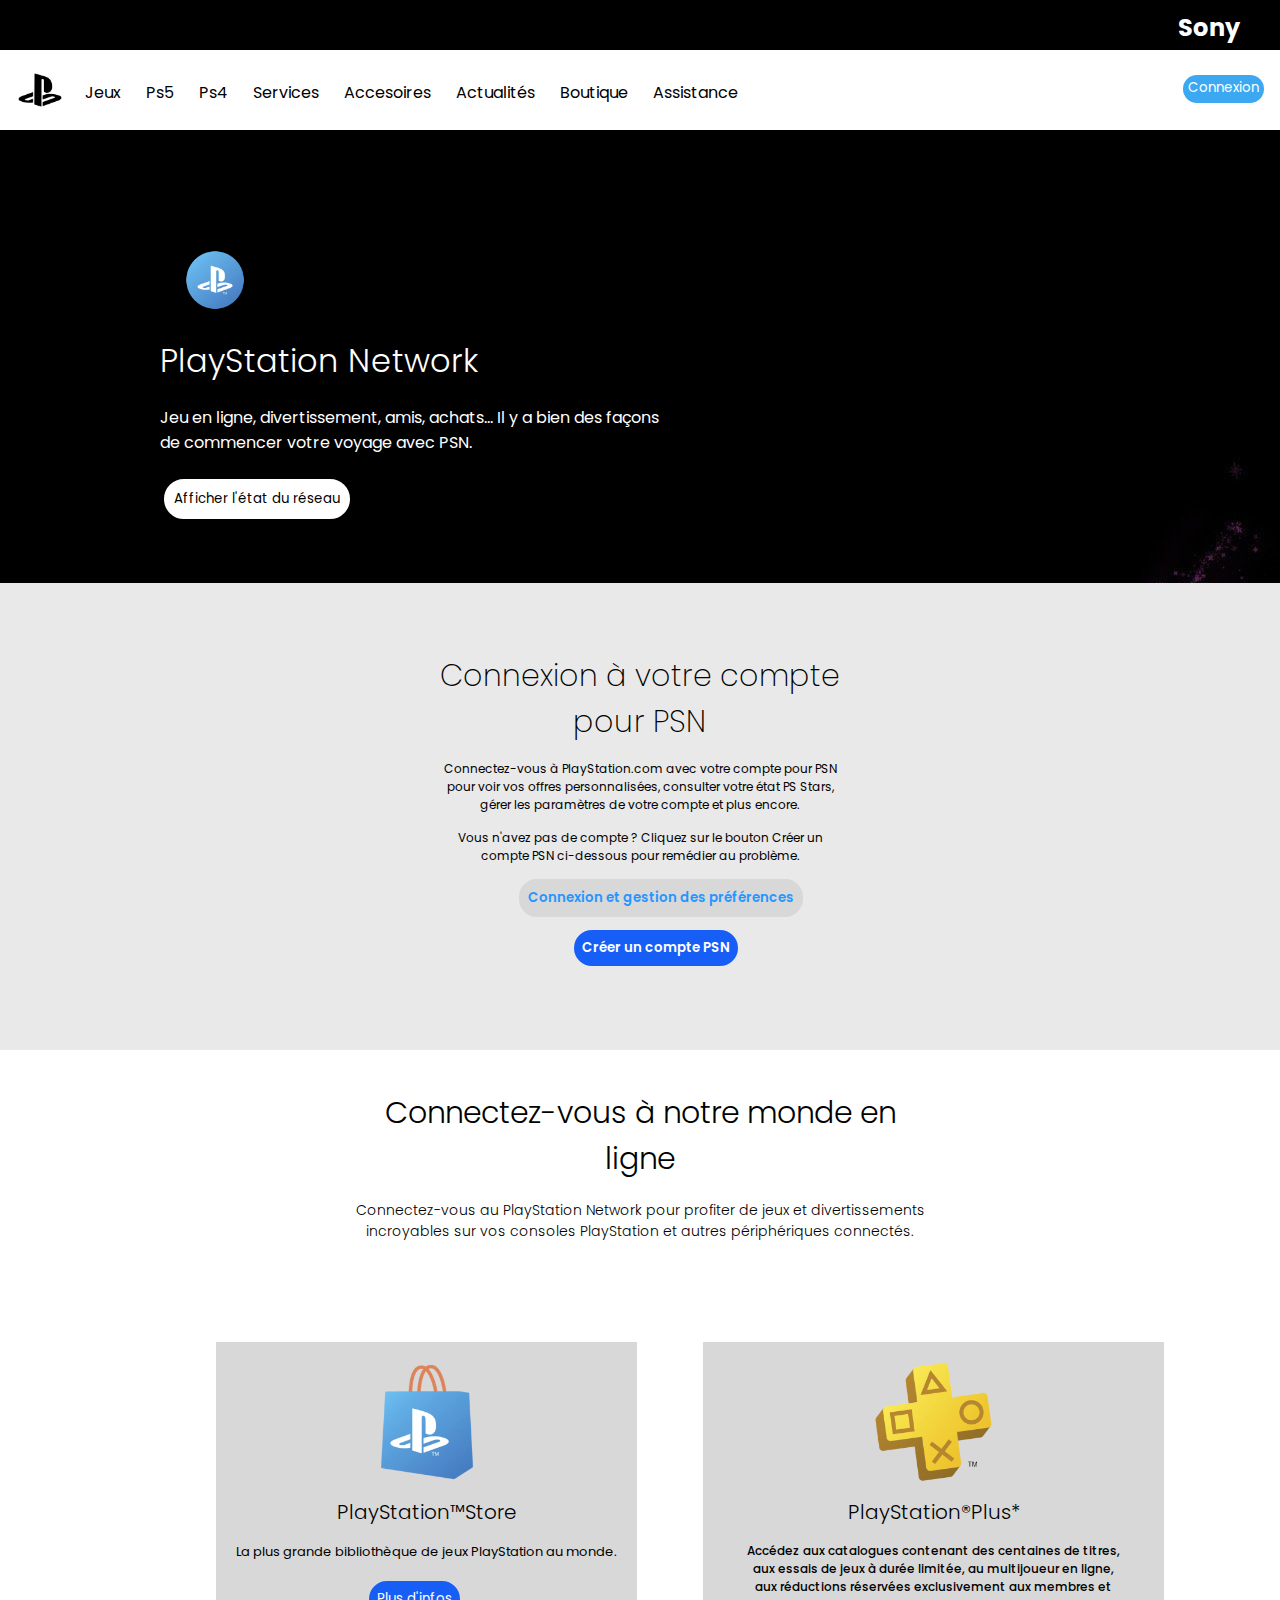
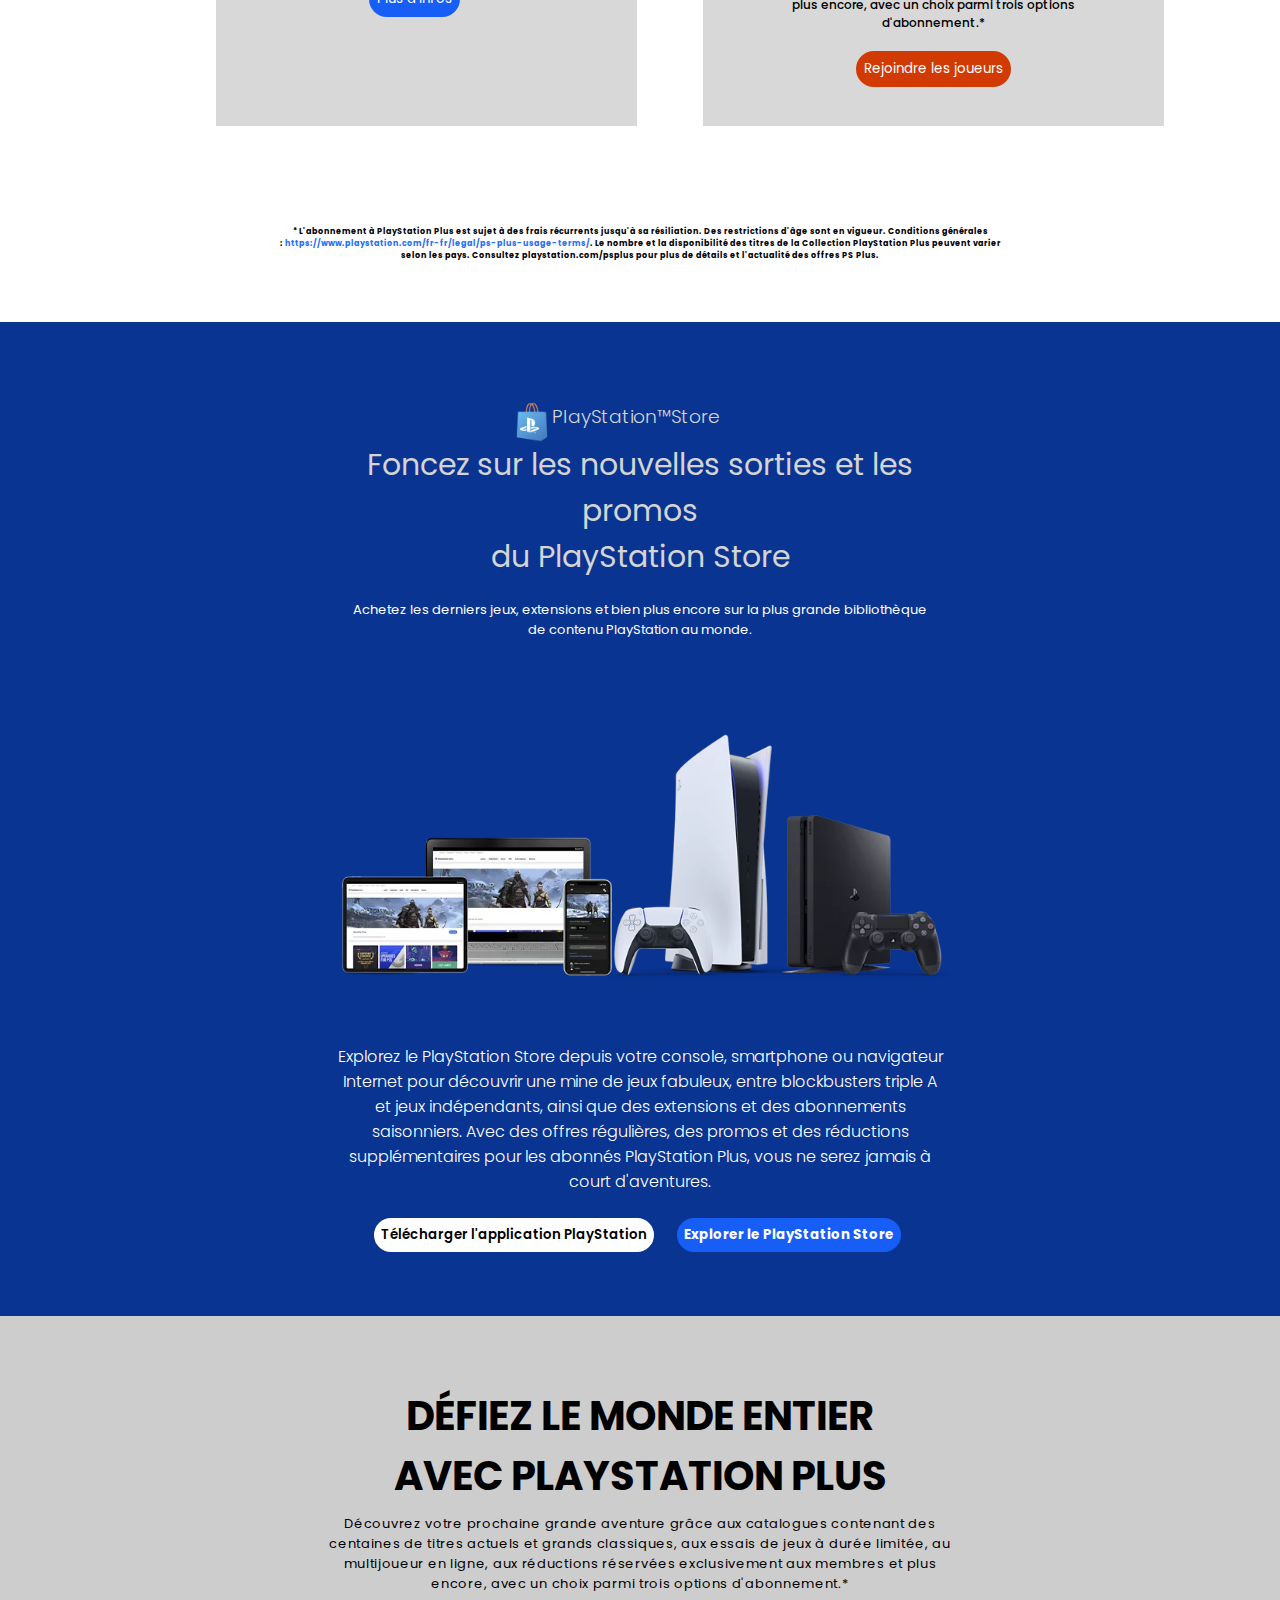
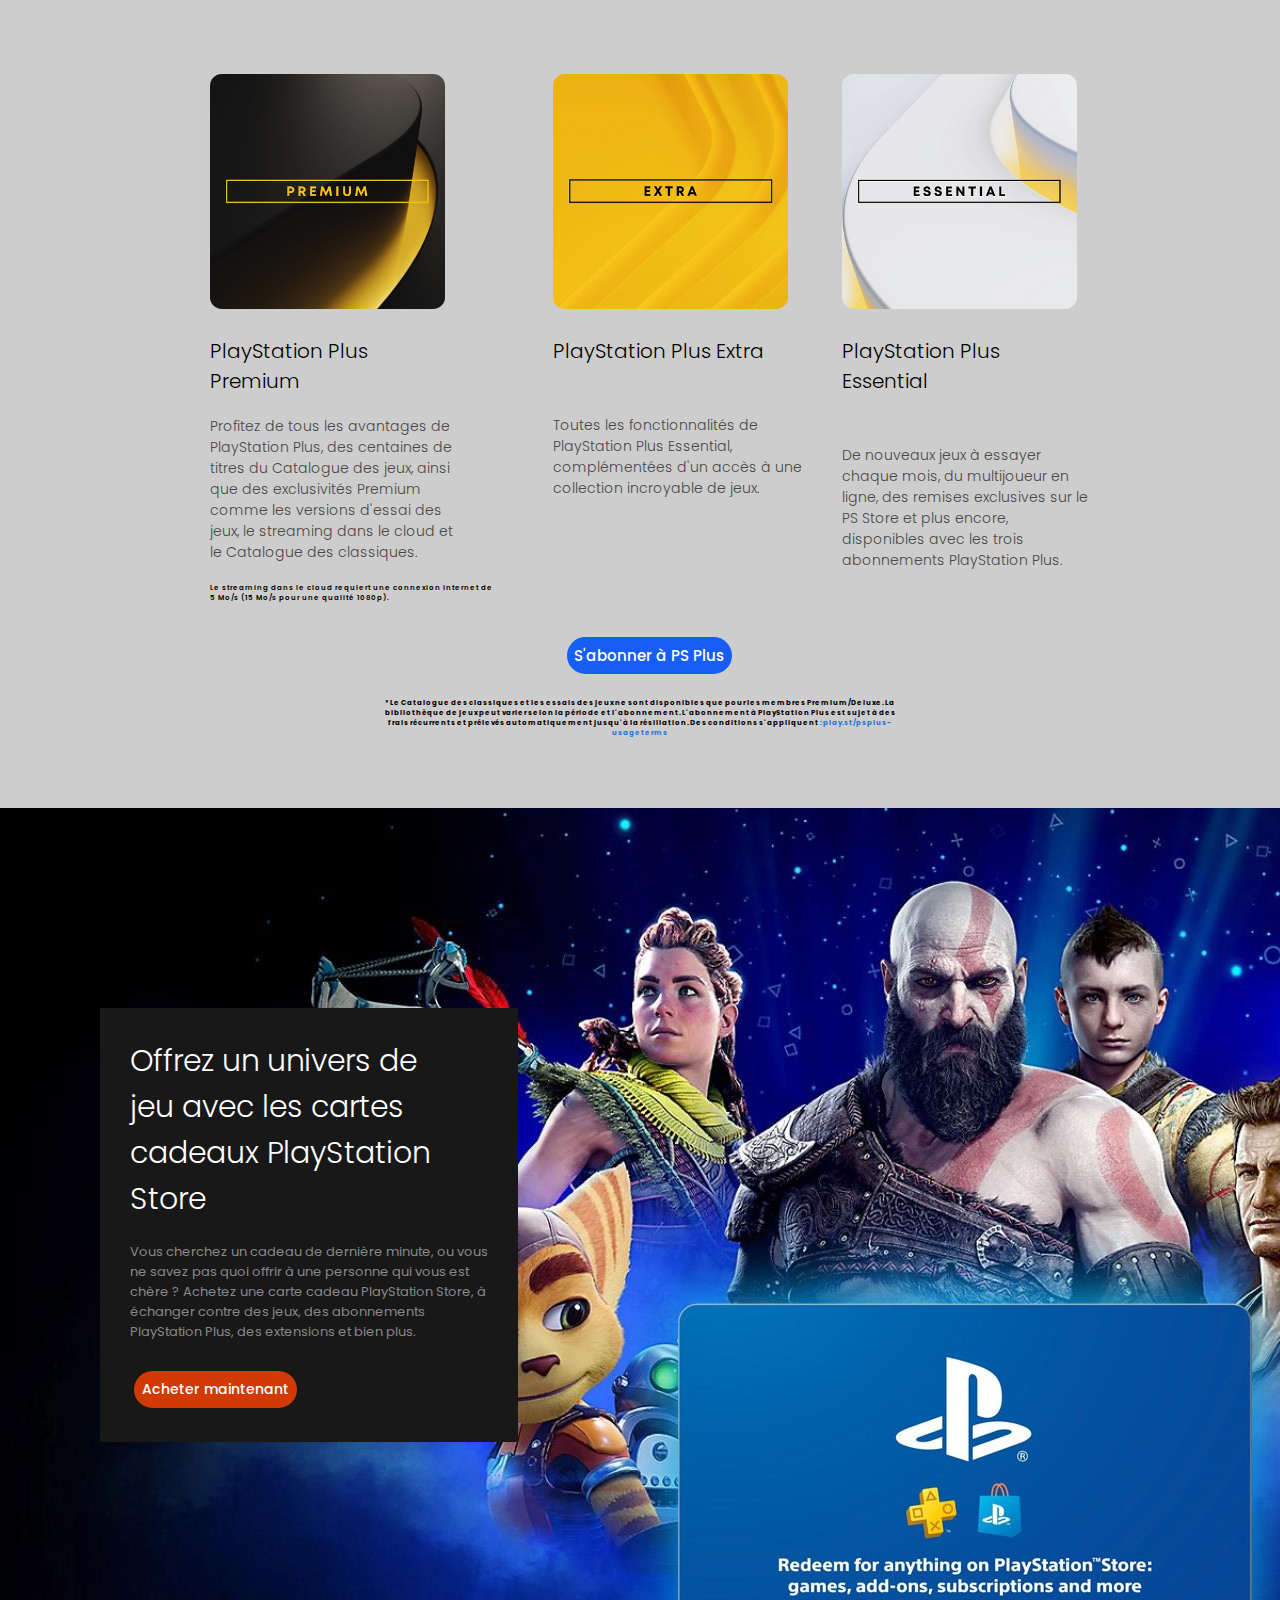
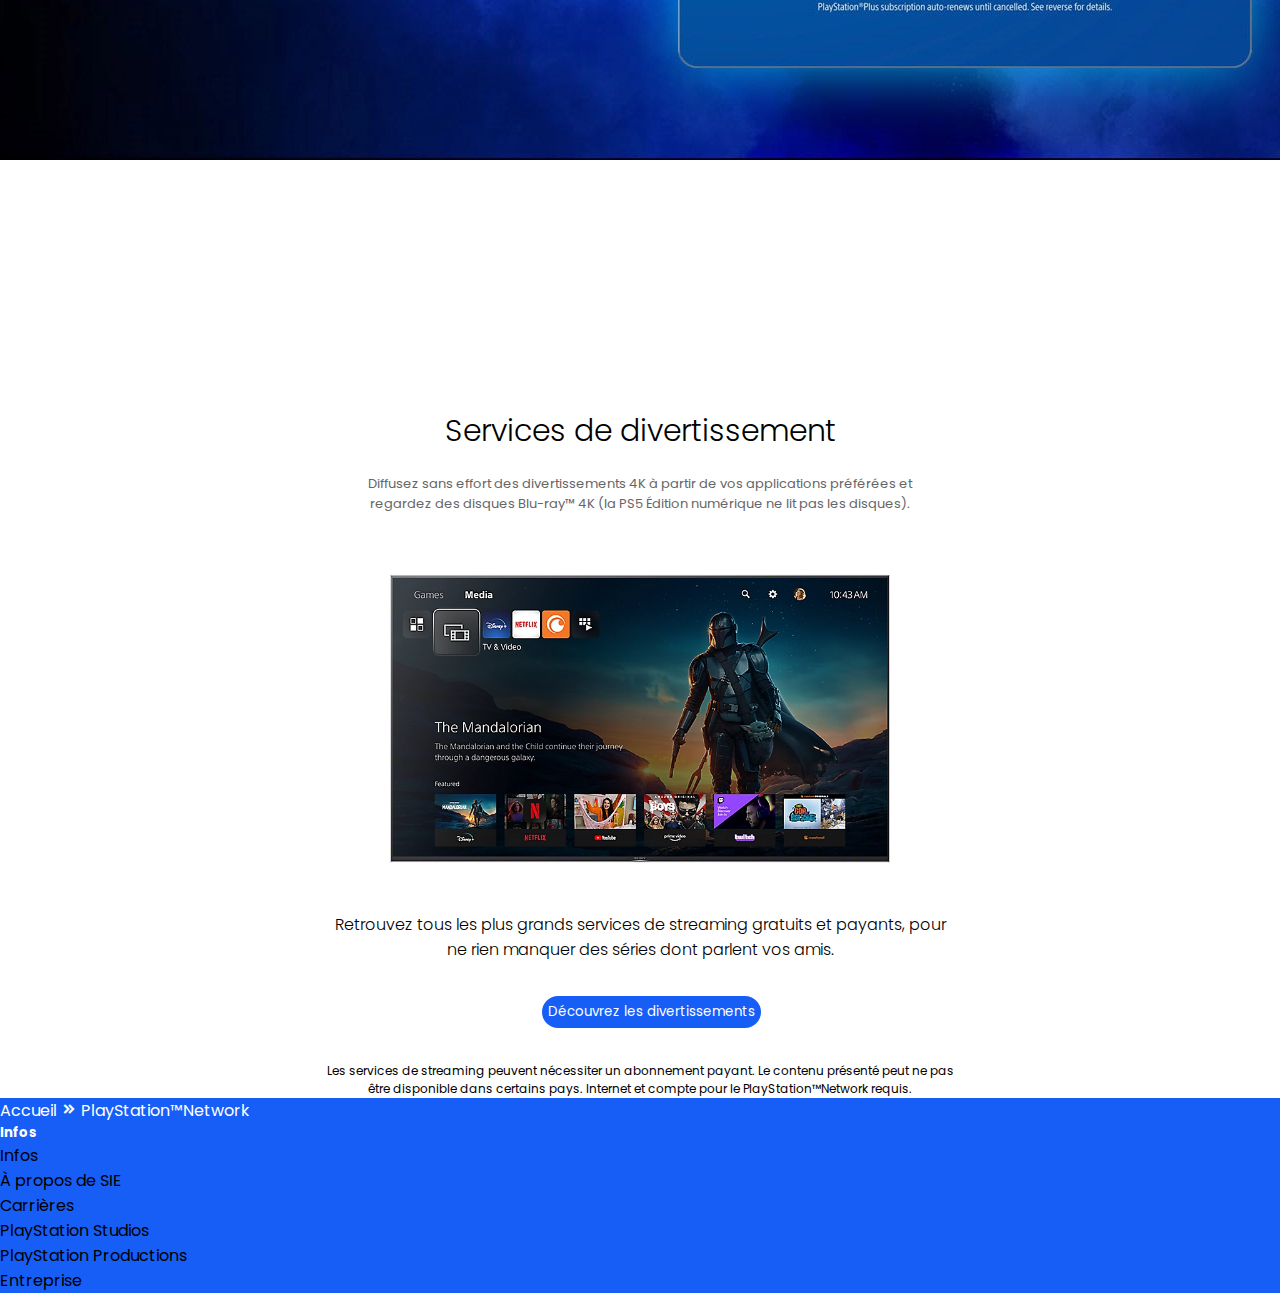
<file: index.html>
<!DOCTYPE html>
<html lang="en">
<head>
    <meta charset="UTF-8">
    <meta name="viewport" content="width=device-width, initial-scale=1.0">
    <title>Document</title>
    <link rel="stylesheet" href="Style.css">
    <link href='https://unpkg.com/boxicons@2.1.4/css/boxicons.min.css' rel='stylesheet'>
    <link rel="preconnect" href="https://fonts.googleapis.com">
<link rel="preconnect" href="https://fonts.gstatic.com" crossorigin>
<link href="https://fonts.googleapis.com/css2?family=Poppins:ital,wght@0,100;0,200;0,300;0,400;0,500;0,600;0,700;0,800;0,900;1,100;1,200;1,300;1,400;1,500;1,600;1,700;1,800;1,900&display=swap" rel="stylesheet">

</head>
<body>
    <div class="container">
        <nav class="Sony">
            <h2>Sony</h2>
        </nav>
        <div>
        <div class="navbar">
            <nav>
                <div class="navbar">
                    <img class="logo" src="im/Logo.png" alt="Playstation">
                    <a href=""><li>Jeux</li></a>
                    <a href=""><li>Ps5</li></a>
                    <a href=""><li>Ps4</li></a>
                    <a href=""><li>Services</li></a>
                    <a href=""><li>Accesoires</li></a>
                    <a href=""><li>Actualités</li></a>
                    <a href=""><li>Boutique</li></a>
                    <a href=""><li>Assistance</li></a>
                    <div class="btn">
                       <input class="btn1"  type="button" value="Connexion">
                    </div>
                </div>
            </nav>
        </div>
        <div class="backgroundd">
            <img class="logopsn" src="im/ps-network-blue-bag-icon-01-01feb23.webp" alt="">
            <h1 class="psn">PlayStation Network</h1>
            <p class="Ppsn">Jeu en ligne, divertissement, amis, achats... Il y a bien des façons <br> de commencer votre voyage avec PSN.</p>
            <div class="bord2">
                <input class="btn2" type="button" value="Afficher l'état du réseau">
            </div>
        </div>

        <div class="background2">
            <h3 class="h3p">
                Connexion à votre compte <br> pour PSN
            </h3>
            <p class="p1">
                Connectez-vous à PlayStation.com avec votre compte pour PSN <br> pour voir vos offres personnalisées, consulter votre état PS Stars, <br>gérer les paramètres de votre compte et plus encore.
            </p>
            <p class="p2">
                Vous n'avez pas de compte ? Cliquez sur le bouton Créer un <br> compte PSN ci-dessous pour remédier au problème.
            </p>
            <div class="bord3">
            <input class="btn3" type="button" value="Connexion et gestion des préférences">
            </div>
            <div class="bord4">
                <input class="btn4" type="button" value="Créer un compte PSN">
            </div>
            

        </div>

        <div class="background3">
            <h3 class="h33">Connectez-vous à notre monde en <br> ligne</h3>
            <p class="p3">Connectez-vous au PlayStation Network pour profiter de jeux et divertissements <br> incroyables sur vos consoles PlayStation et autres périphériques connectés.</p>
        </div>

        <div class="section">

            <div class="left">
                <img class="psstore" src="im/psstore.webp" alt="">
                <h4 class="psstoreh4">PlayStation™Store</h4>
                <p class="psstorep">La plus grande bibliothèque de jeux PlayStation au monde.</p>
                <div class="btn5">
                    <input class="psstoreinp" type="button" value="Plus d'infos">
                </div>
            </div>

            <div class="right">
                <img class="psplus" src="im/psplus.webp" alt="">
                <h4 class="psplush4">PlayStation®Plus*</h4>
                <p class="psplusp">Accédez aux catalogues contenant des centaines de titres, <br> aux essais de jeux à durée limitée, au multijoueur en ligne, <br> aux réductions réservées exclusivement aux membres et <br> plus encore, avec un choix parmi trois options <br> d'abonnement.*</p>
                <div class="btn6">
                    <input class="psplusinp" type="button" value="Rejoindre les joueurs">
                </div>
                
            </div>
        </div>
        <div>
            <p class="p4">* L'abonnement à PlayStation Plus est sujet à des frais récurrents jusqu'à sa résiliation. Des restrictions d'âge sont en vigueur. Conditions générales <br>: <span style="color: rgb(38, 112, 250);"> https://www.playstation.com/fr-fr/legal/ps-plus-usage-terms/</span>. Le nombre et la disponibilité des titres de la Collection PlayStation Plus peuvent varier <br>selon les pays. Consultez playstation.com/psplus pour plus de détails et l'actualité des offres PS Plus.</p>
        </div>

        <div class="background4">
            <div class="PST">
                <img class="psstorelogo" src="im/psstore.webp" alt="">
                <h3 class="h34">PlayStation™Store</h3>
            </div>
            <div class="p5"><p>Foncez sur les nouvelles sorties et les <br>promos <br>
                du PlayStation Store</p>
            </div>
            <div class="p6">Achetez les derniers jeux, extensions et bien plus encore sur la plus grande bibliothèque <br>
                 de contenu PlayStation au monde.
            </div>
            <div>
                <img class="consoleimg" src="im/console.webp" alt="console">
                <p class="p7">Explorez le PlayStation Store depuis votre console, smartphone ou navigateur <br>
                    Internet pour découvrir une mine de jeux fabuleux, entre blockbusters triple A <br>
                     et jeux indépendants, ainsi que des extensions et des abonnements <br> 
                     saisonniers.   Avec des offres régulières, des promos et des réductions <br>
                      supplémentaires pour les abonnés PlayStation Plus, vous ne serez jamais à <br>court d'aventures.</p>
            </div>
            <div class="twoinput">
                <div class="but1"><input type="button" class="button1" value="Télécharger l'application PlayStation"></div>
                <div class="but2"><input type="button" class="button2" value="Explorer le PlayStation Store"></div>
            </div>
        </div>
        <div class="psplusback">
           <div >
               <h1 class="h11">DÉFIEZ LE MONDE ENTIER <br> AVEC PLAYSTATION PLUS</h1>
               <P class="p8">Découvrez votre prochaine grande aventure grâce aux catalogues contenant des <br>centaines de titres actuels et grands classiques, aux essais de jeux à durée limitée, au <br> multijoueur en ligne, aux réductions réservées exclusivement aux membres et plus <br> encore, avec un choix parmi trois options d'abonnement.*</P>
             </div>
             <div class="casediv">
                <div class="case1">
                    <img src="im/case1.webp" class="case1img" alt="">
                    <h4 class="case1h4">PlayStation Plus <br> Premium</h4>
                    <p class="case1p">Profitez de tous les avantages de <br> PlayStation Plus, des centaines de <br> titres du Catalogue des jeux, ainsi <br>que des exclusivités Premium <br> comme les versions d'essai des <br> jeux, le streaming dans le cloud et <br> le Catalogue des classiques.</p>
                    <p class="case1desc">Le streaming dans le cloud requiert une connexion internet de <br> 5 Mo/s (15 Mo/s pour une qualité 1080p).</p>
                </div>
                <div class="case2">
                    <img  src="im/case2.webp" class="case2img" alt="">
                    <h4 class="case2h4">PlayStation Plus Extra</h4>
                    <p class="case2p" >Toutes les fonctionnalités de <br> PlayStation Plus Essential, <br> complémentées d'un accès à une <br> collection incroyable de jeux.</p>
                </div>
                <div class="Case3">
                    <img src="im/case3.webp" class="case3img" alt="">
                    <h4 class="case3h4">PlayStation Plus <br> Essential</h4>
                    <p class="case3p">De nouveaux jeux à essayer <br> chaque mois, du multijoueur en <br> ligne, des remises exclusives sur le <br> PS Store et plus encore, <br> disponibles avec les trois <br> abonnements PlayStation Plus.</p>
                </div>
            </div>
            <div class="casebtndiv"><input class="casebtn" type="button" value="S'abonner à PS Plus"></div>
            <div><p class="casep">* Le Catalogue des classiques et les essais des jeux ne sont disponibles que pour les membres Premium/Deluxe. La <br> bibliothèque de jeux peut varier selon la  période et l'abonnement. L'abonnement à PlayStation Plus est sujet à des <br>frais récurrents et prélevés automatiquement jusqu'à la résiliation.  Des conditions s'appliquent <span style="color: rgb(36, 118, 224);"> : play.st/psplus- <br> usageterms</span></p></div>
        </div>
    </div>
    <div class="Gift">
        <div class="divgift">
            <h3 class="h3gift">Offrez un univers de <br> jeu avec les cartes <br> cadeaux PlayStation <br> Store</h3>
            <p class="pgift">Vous cherchez un cadeau de dernière minute, ou vous <br> ne savez pas quoi offrir à une personne qui vous est <br> chère ? Achetez une carte cadeau PlayStation Store, à <br>échanger contre des jeux, des abonnements <br> PlayStation Plus, des extensions et bien plus.</p>
            <div class="inptdivgift"><input class="btngift" type="button" value="Acheter maintenant"></div>
        </div>    
    </div>
    <div class="divert">
        <div class="divdivert">
            <h2 class="h2divert">Services de divertissement</h2>
            <p class="pdivert">Diffusez sans effort des divertissements 4K à partir de vos applications préférées et <br> regardez des disques Blu-ray™ 4K (la PS5 Édition numérique ne lit pas les disques).</p>
            <img class="imgdivert" src="im/ps5-entertainment-tv-image-block-01-$en-gb.webp" alt="">
            <p class="p2divert">Retrouvez tous les plus grands services de streaming gratuits et payants, pour <br> ne rien manquer des séries dont parlent vos amis.</p>
            <div class="divinptdivert"><input class="btndivert" type="button" value="Découvrez les divertissements"></div>
            <p class="p3divert">Les services de streaming peuvent nécessiter un abonnement payant. Le contenu présenté peut ne pas <br> être disponible dans certains pays. Internet et compte pour le PlayStation™Network requis.</p>
        </div>
    </div>

    <footer>
        <div class="footercolor">
            <div>
                <p class=pfooter>Accueil <i class='bx bxs-chevrons-right'></i> PlayStation™Network</p>
            </div>
            <div>
                <h5 class="liste1h5">Infos</h5>
                <ul class="list1">
                    <li>Infos</li>
                    <li>À propos de SIE</li>
                    <li>Carrières</li>
                    <li>PlayStation Studios</li>
                    <li>PlayStation Productions</li>
                    <li>Entreprise</li>
                </ul>
            </div>
        </div>
        
    </footer>
    
</body>
</html>
</file>
<file: Style.css>
*{
    padding: 0;
    margin: 0;
    font-family: "Poppins", sans-serif;
}

.logo{
    width: 80px;
    position: relative;
}
input{
background-color: transparent;
border: none;
}

.Sony{
    position: relative;
    background-color: black;
    color: white;
    text-align: right;
    padding-right: 40px;
    padding-top: 10px;
    height: 40px;
    
    
}

.navbar{
    
    position: sticky;
    display: flex;
    background-color: white;
    width: 100%;
    top: 0;   
}

.navbar:hover{

}
    
    

.navbar a{
    list-style: none;
    text-decoration: none;
    color: black;
    margin: 30px 20px 20px 5px;
}

.navbar a :hover{
    color:  rgb(26, 137, 211);
    transition: 0.6;
}
.btn{
    background-color: white;
    margin-right: 411px;
}

.btn1{
    left: 400px;
    position: relative;
    background-color: rgb(59, 168, 241);
    color: white;
    margin: 25px;
    padding: 3px 5px 5px;
    border-radius: 20px;
    border: none;
    cursor: pointer;
}

.btn:hover{
    background-color:  rgb(106, 178, 238);
    color: white;
    transition: 0.6ms;

}

.back{
    width: 100%;
    height: 500px;
    position: relative;
    left: 0px;
    top: 0px;
    z-index: -1;
}

.logopsn{
    height: 60px;
    width: 60px;
    
}

.container{
    height: 500px;
}


.backgroundd{
    background: url("im/Background.jpg") no-repeat fixed;
    width: 100%;
    height: 100%;
    z-index: -1;
    padding-bottom: 60px;
}

.psn{
    color: white;
    margin-left: 160px;
    margin-top: 20px;
    font-weight: 300;

    
}

.Ppsn{
    color: white;
    margin-left: 160px;
    margin-top: 20px;


}

.logopsn{
    z-index: 100;
    height: 60px;
    width: 60px;
    margin-left: 185px;
    margin-top: 120px;

    
}

.btn2 {
    padding: 10px;
    border-radius: 30px;
    background-color: white;
    border: solid 2px black;
    text-align: center;
    

}

.bord2{
    padding: 2px;
    width: fit-content;
    margin-top: 20px;
    margin-left: 160px;
    border-radius: 30px;

}

.bord2:hover{
    background-color: white;
}



.background2{
    background-color: rgb(233, 233, 233);
    padding-bottom: 80px;
}

.h3p{
    text-align: center;
    font-size: 30px;
    padding-top: 70px;
    font-weight: 250;
}

.p1{
    text-align: center;
    font-size: 12px;
    padding-top: 15px;
    
    
}

.p2{
    text-align: center;
    font-size: 12px;
    padding-top: 15px;
}

.btn3{
    font-weight: 550;
    padding: 9px;
    border-radius: 20px; 
    text-align: center;
    color: rgb(37, 150, 255);
    background-color: rgb(216, 216, 216);
    border: solid 2px rgb(233, 233, 233);


}

.bord3{
    margin-top: 10px;
    margin-left: 515px;
    border-radius: 20px; 
    padding: 2px;
    width: fit-content;
    

}

.bord3:hover{
    background-color: rgb(216, 216, 216);
}


.btn4{
    border: solid 2px rgb(233, 233, 233);
    font-weight: 550;
    padding: 8px;
    border-radius: 20px; 
    text-align: center;
    background-color: rgb(23, 94, 247);
    color: white;

}

.bord4{
    padding: 2px;
    width: fit-content;
    margin-left: 570px;
    margin-top: 5px;
    border-radius: 22px;
}

.bord4:hover{
    background-color: rgb(23, 94, 247);
}

.h33{
    padding-top: 40px;
    text-align: center;
    font-weight: 300;
    font-size: 30px;
}

.p3{
    padding-top: 18px;
    font-size: 14px;
    font-weight: 300;
    text-align: center;
    
}

.section{
    display: flex;
    justify-content: space-evenly;
    margin: 100px 50px ;
}

.left{
    background-color:  rgb(216, 216, 216);
    margin-left: 100px;
    padding: 20px;
    text-align: center;
    
}

.right{
    background-color:  rgb(216, 216, 216);
    
    padding: 20px;
    text-align: center;
    

}
.psstore{
    width: 120px;
    display: block;
    margin-left: auto;
    margin-right: auto;
}
.psstoreh4{
    font-size: 20px;
    font-weight: 300;
    padding: 15px;
}

.psstorep{
    font-weight: 400;
    font-size: 13px;
}

.psstoreinp{
    background-color: rgb(23, 94, 247);
    border: solid 2px rgb(216, 216, 216);
    color: white;
    border-radius: 25px;
    padding: 8px;
    
}

.btn5{
    border-radius: 25px;
    width: fit-content;
    padding: 2px;
    margin: 15px 129px;
    
}

.btn5:hover{
    background-color: rgb(23, 94, 247);
}

.psplus{
    width: 120px;
    display: block;
    margin-left: auto;
    margin-right: auto;
}

.psplush4{
    font-size: 20px;
    font-weight: 300;
    padding: 15px;
}

.psplusp{
    font-weight: 500;
    font-size: 12px;
}

.psplusinp{
    background-color: rgb(209, 58, 3);
    color: white;
    border: solid 2px rgb(216, 216, 216);
    border-radius: 25px;
    padding: 8px;
}

.btn6{
    border-radius: 25px;
    width: fit-content;
    padding: 2px;
    margin: 15px 129px;
}

.btn6:hover{
    background-color:  rgb(209, 58, 3);
}

.p4{
    text-align: center;
    font-size: 8px;
    font-weight: 650;
    margin-bottom: 60px;
}

.background4{
    background-color:  rgb(9, 52, 145);    
    
}

.psstorelogo{
    width: 40px;
    display: block;
    margin-left: auto;
    
}

.h34{
    margin-right: 560px;
    font-weight: 300;
    color: rgb(212, 212, 212);
    
}

.PST{
    display: flex;
    padding-top: 80px;
    
    
}

.p5{
    text-align: center;
    font-size: 30px;
    font-weight: 400;
    color:  rgb(212, 212, 212);
}

.p6{
    text-align: center;
    font-size: 13px;
    font-weight: 400;
    color: white;
    margin-top: 20px;
}

.consoleimg{
    margin-top: 80px;
    display: block;
    margin-left: auto;
    margin-right: auto;
    width: 620px;

}

.p7{
    text-align: center;
    color: white;
    margin-top: 40px;
    font-size: 12;
    font-weight: 300;
}

.twoinput{
    margin-top: 20px;
    display: flex;
    margin-left: 370px;
    padding-bottom: 60px;
    

}

.button1{
    background-color: white;
    border-radius: 30px;
    padding: 7px;
    border: solid 2px rgb(9, 52, 145) ;
    font-weight: 600;
}

.but1{
    
    border-radius: 30px;
    padding: 2px;
    width: fit-content;
    margin-right: 15px;
}

.but1:hover{
    background-color: white;
}

.button2{
    background-color:  rgb(23, 94, 247);
    border-radius: 20px;
    padding: 7px;
    border: solid 2px rgb(9, 52, 145) ;
    color: white;
    font-weight: 700;
    font-size: 14;
}

.but2{
    
    border-radius: 20px;
    padding: 2px;
    width: fit-content;
    margin-right: 15px;
}

.but2:hover{
    background-color:  rgb(23, 94, 247);
}

.psplusback{
    background-color: rgb(206, 205, 205);
    
    
}

.h11{
    text-align: center;
    padding-top: 70px;
    font-size: 40px;
}

.p8{
    text-align: center;
    font-size: 13px;
    font-weight: 400;
    padding-top: 8px;
    letter-spacing: 0.7px;
}



.casediv{
    display: flex;
    padding-left: 200px;
    padding-top: 80px;
    
}

.case1{
    
    text-align: left;
    margin-left: 10px;
    
}

.case1img{
    width: 235px;
    border-radius: 5%;
}
.case1h4{
    padding-top: 20px;
    font-weight: 300;
    font-size: 20px;
}

.case1p{
    padding-top: 20px;
    font-size: 14px;
    color: rgb(71, 71, 71);
    font-weight: 300;
}

.case1desc{
    font-size: 7px;
    font-weight: 600;
    padding-top: 20px;
}

.case2{
    
    text-align: left;
    padding-left: 60px;
    padding-right: 40px;
    
}

.case2img{
    width: 235px;
    border-radius: 5%;
}
.case2h4{
    padding-top: 20px;
    font-weight: 300;
    font-size: 20px;
}

.case2p{
    padding-top: 49px;
    font-size: 14px;
    color: rgb(71, 71, 71);
    font-weight: 300;
}

.case2desc{
    font-size: 7px;
    font-weight: 600;
    padding-top: 20px;
}

.case3{
    
    text-align: left;
    padding-left: 50px;
    
}

.case3img{
    width: 235px;
    border-radius: 5%;
}
.case3h4{
    padding-top: 20px;
    font-weight: 300;
    font-size: 20px;
}

.case3p{
    padding-top: 49px;
    font-size: 14px;
    color: rgb(71, 71, 71);
    font-weight: 300;
}

.case3desc{
    font-size: 7px;
    font-weight: 600;
    padding-top: 20px;
}

.casebtn{
    
    background-color: rgb(23, 94, 247);
    border-radius: 35px;
    color: white;
    padding: 7px;
    font-weight: 500;
    font-size: 15px;
    border: solid 2px rgb(206, 205, 205);
}

.casebtndiv{
    margin-top: 30px;
    margin-left: 44%;
    border-radius: 35px;
    width: fit-content;
    padding: 2px;
}

.casebtndiv:hover{
    background-color: rgb(23, 94, 247);
}

.casep{
    text-align: center;
    font-size: 7px;
    font-weight: 700;
    margin-top: 20px;
    padding-bottom: 70px;
}

.Gift{
    background: url(im/2.jpg) no-repeat;
    margin-top: px;
    height: 1000px;
    width: 1203px;
    padding-top: 200px;
    padding-left: 100px;
    
}

.divgift{
    background-color: rgb(24, 24, 24);
    width: fit-content;
    padding: 30px;
}

.h3gift{
    color: white;
    font-size: 30px;
    font-weight: 300;
}

.pgift{
    color: rgb(136, 136, 136);
    font-size: 13px;
    padding-top: 20px;
    font-weight: 400;
}

.btngift{
    background-color: rgb(209, 58, 3);
    color: white;
    border-radius: 35px;
    padding: 8px;
    border: solid 2px rgb(24, 24, 24);
    font-weight: 500;
    font-size: 14px;
}

.inptdivgift{
    margin-top: 25px;
    width: fit-content;
    border-radius: 35px;
    padding: 2px;
}

.inptdivgift:hover{
    background-color: rgb(209, 58, 3);
}

.divdivert{
    text-align: center;
}

.h2divert{
    font-size: 30px;
    font-weight: 300;
}

.pdivert{
    font-size: 13px;
    color: rgb(102, 102, 102);
    padding-top: 20px;
}

.imgdivert{
    width: 500px;
    padding-top: 60px;
}

.p2divert{
    font-size: 16px;
    font-weight: 300;
    padding-top: 40px;
}

.btndivert{
    background-color: rgb(23, 94, 247);
    color: white;
    border-radius: 35px;
    border: solid 2px white;
    padding: 6px;
    
}

.divinptdivert{
    
    width: fit-content;
    border-radius: 35px;
    padding: 2px;
    margin-left: 42%;
    margin-top: 30px;
}

.divinptdivert:hover{
    background-color: rgb(23, 94, 247);
}

.p3divert{
    font-size: 12px;
    font-weight: 400;
    padding-top: 30px;
}

.footercolor{
    background-color: rgb(23, 94, 247);
}

.pfooter{
    color: white;
}

.liste1h5{
    color: white;
}

.liste1 li{
    color: white;
    font-size: 7px;
}
</file>
